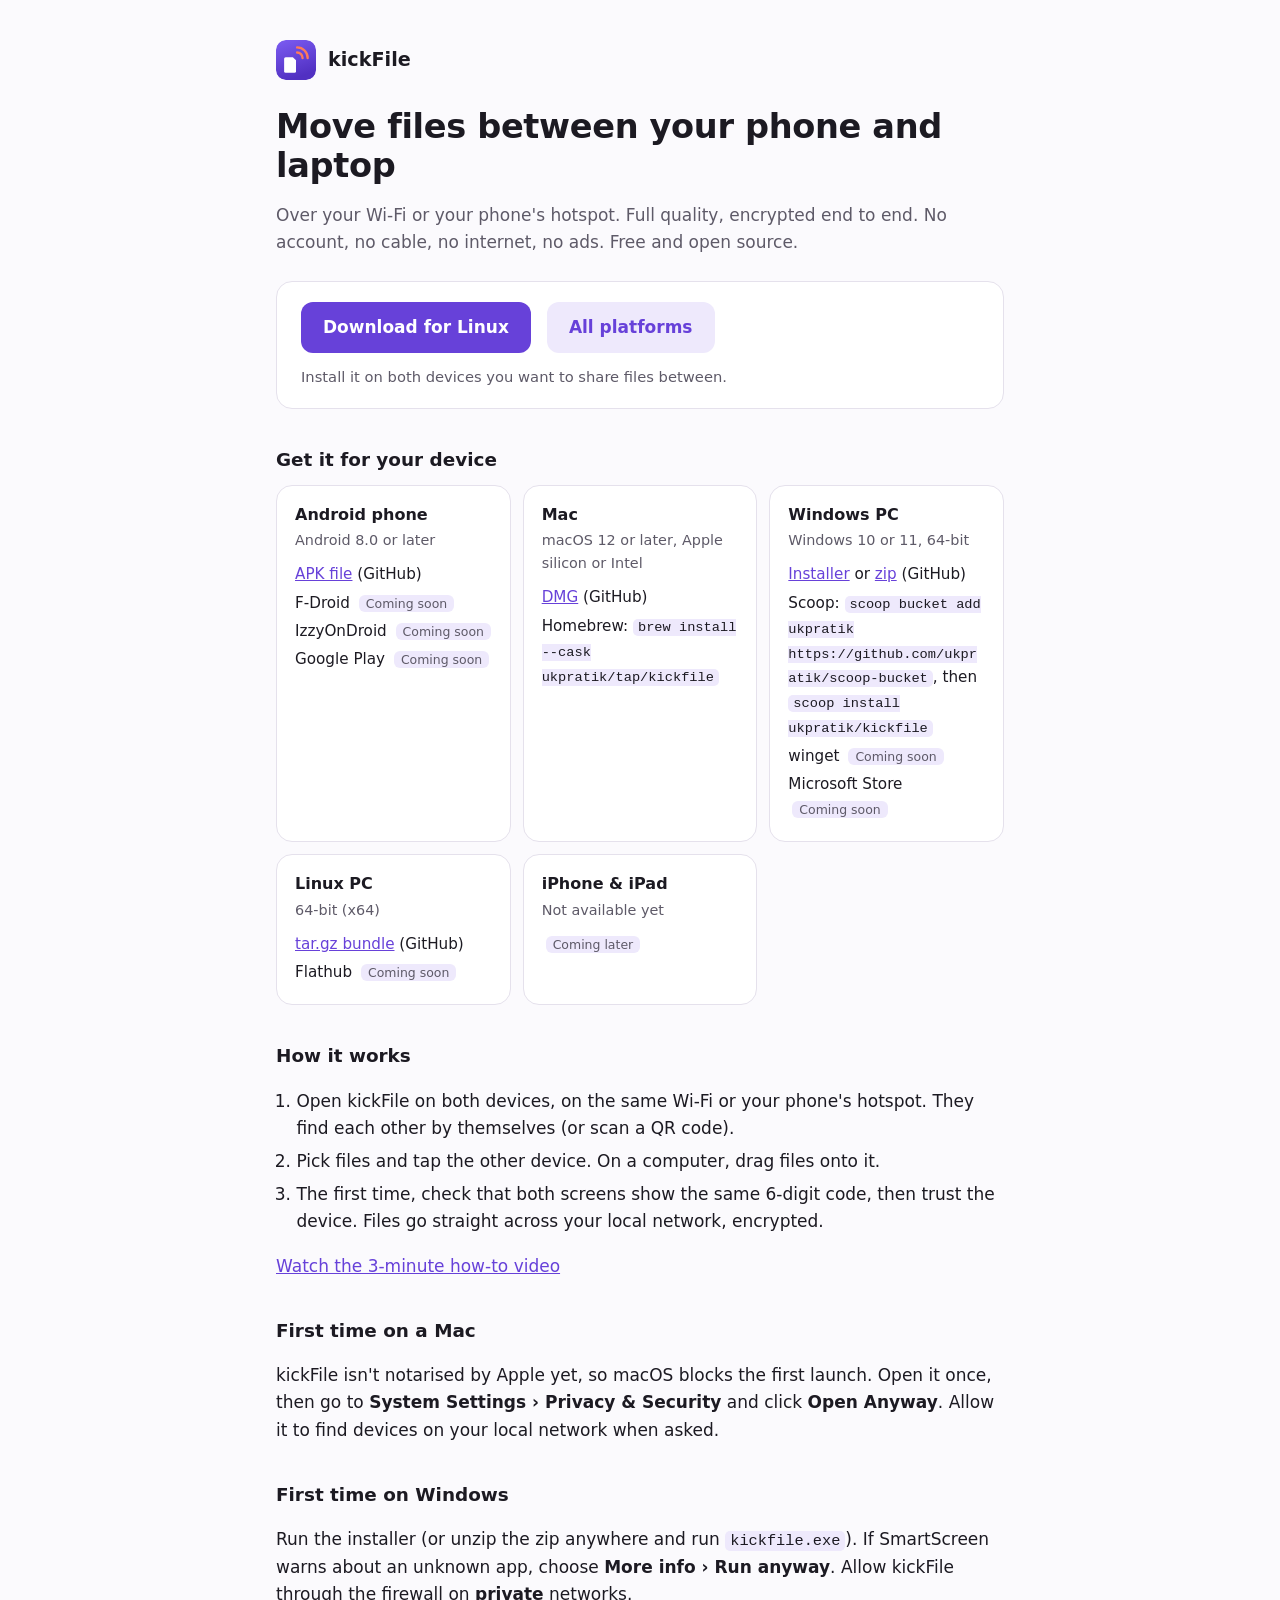
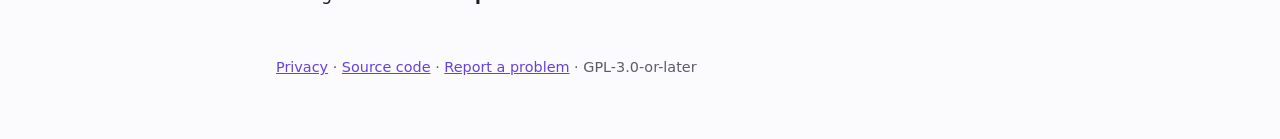
<file: site/index.html>
<!doctype html>
<!-- SPDX-License-Identifier: GPL-3.0-or-later -->
<html lang="en">
<head>
  <meta charset="utf-8">
  <meta name="viewport" content="width=device-width, initial-scale=1">
  <title>kickFile · Move files between your phone and laptop</title>
  <meta name="description" content="Free, open-source app to send files between Android, Mac, Windows and Linux over your Wi-Fi or a hotspot. Encrypted, no account, no internet.">
  <link rel="stylesheet" href="style.css">
  <link rel="icon" href="icon.svg">
</head>
<body>
<main>
  <a class="brand" href="./"><img src="icon.svg" alt=""> kickFile</a>
  <h1>Move files between your phone and laptop</h1>
  <p class="muted">Over your Wi-Fi or your phone's hotspot. Full quality, encrypted end to end. No account, no cable, no internet, no ads. Free and open source.</p>

  <div class="card">
    <div class="primary" id="primary">
      <a class="btn" href="https://github.com/ukpratik/kickfile/releases/latest">Download kickFile</a>
      <a class="btn tonal" href="#all">All platforms</a>
      <p class="note">Install it on both devices you want to share files between.</p>
    </div>
  </div>

  <h2 id="all">Get it for your device</h2>
  <div class="grid">
    <div class="card">
      <h3>Android phone</h3>
      <p>Android 8.0 or later</p>
      <ul>
        <li><a href="https://github.com/ukpratik/kickfile/releases/latest/download/kickFile-android.apk">APK file</a> (GitHub)</li>
        <li>F-Droid <span class="soon">Coming soon</span></li>
        <li>IzzyOnDroid <span class="soon">Coming soon</span></li>
        <li>Google Play <span class="soon">Coming soon</span></li>
      </ul>
    </div>
    <div class="card">
      <h3>Mac</h3>
      <p>macOS 12 or later, Apple silicon or Intel</p>
      <ul>
        <li><a href="https://github.com/ukpratik/kickfile/releases/latest/download/kickFile-macos.dmg">DMG</a> (GitHub)</li>
        <li>Homebrew: <code>brew install --cask ukpratik/tap/kickfile</code></li>
      </ul>
    </div>
    <div class="card">
      <h3>Windows PC</h3>
      <p>Windows 10 or 11, 64-bit</p>
      <ul>
        <li><a href="https://github.com/ukpratik/kickfile/releases/latest/download/kickFile-windows-x64-setup.exe">Installer</a> or <a href="https://github.com/ukpratik/kickfile/releases/latest/download/kickFile-windows-x64.zip">zip</a> (GitHub)</li>
        <li>Scoop: <code>scoop bucket add ukpratik https://github.com/ukpratik/scoop-bucket</code>, then <code>scoop install ukpratik/kickfile</code></li>
        <li>winget <span class="soon">Coming soon</span></li>
        <li>Microsoft Store <span class="soon">Coming soon</span></li>
      </ul>
    </div>
    <div class="card">
      <h3>Linux PC</h3>
      <p>64-bit (x64)</p>
      <ul>
        <li><a href="https://github.com/ukpratik/kickfile/releases/latest/download/kickFile-linux-x64.tar.gz">tar.gz bundle</a> (GitHub)</li>
        <li>Flathub <span class="soon">Coming soon</span></li>
      </ul>
    </div>
    <div class="card">
      <h3>iPhone &amp; iPad</h3>
      <p>Not available yet</p>
      <ul><li><span class="soon">Coming later</span></li></ul>
    </div>
  </div>

  <h2>How it works</h2>
  <ol>
    <li>Open kickFile on both devices, on the same Wi-Fi or your phone's hotspot. They find each other by themselves (or scan a QR code).</li>
    <li>Pick files and tap the other device. On a computer, drag files onto it.</li>
    <li>The first time, check that both screens show the same 6-digit code, then trust the device. Files go straight across your local network, encrypted.</li>
  </ol>
  <p><a href="https://github.com/ukpratik/kickfile/releases/latest/download/kickFile-how-to.mp4">Watch the 3-minute how-to video</a></p>

  <h2>First time on a Mac</h2>
  <p>kickFile isn't notarised by Apple yet, so macOS blocks the first launch. Open it once, then go to <strong>System Settings › Privacy &amp; Security</strong> and click <strong>Open Anyway</strong>. Allow it to find devices on your local network when asked.</p>

  <h2>First time on Windows</h2>
  <p>Run the installer (or unzip the zip anywhere and run <code>kickfile.exe</code>). If SmartScreen warns about an unknown app, choose <strong>More info › Run anyway</strong>. Allow kickFile through the firewall on <strong>private</strong> networks.</p>

  <footer>
    <a href="privacy/">Privacy</a> · <a href="https://github.com/ukpratik/kickfile">Source code</a> · <a href="https://github.com/ukpratik/kickfile/issues">Report a problem</a> · GPL-3.0-or-later
  </footer>
</main>
<script>
  // Point the main button at this visitor's platform; the full list stays below.
  (function () {
    var ua = navigator.userAgent, base = 'https://github.com/ukpratik/kickfile/releases/latest/download/';
    var pick = /Android/i.test(ua) ? ['kickFile-android.apk', 'Download for Android']
      : /iPhone|iPad|iPod/i.test(ua) ? null
      : /Mac/i.test(ua) ? ['kickFile-macos.dmg', 'Download for Mac']
      : /Win/i.test(ua) ? ['kickFile-windows-x64-setup.exe', 'Download for Windows']
      : /Linux|X11/i.test(ua) ? ['kickFile-linux-x64.tar.gz', 'Download for Linux']
      : null;
    var btn = document.querySelector('#primary .btn');
    if (pick) { btn.href = base + pick[0]; btn.textContent = pick[1]; }
    else if (/iPhone|iPad|iPod/i.test(ua)) {
      btn.removeAttribute('href'); btn.textContent = 'iPhone app coming later';
      document.querySelector('#primary .note').textContent = 'Open this page on your Android phone or computer to download kickFile.';
    }
  })();
</script>
</body>
</html>
</file>
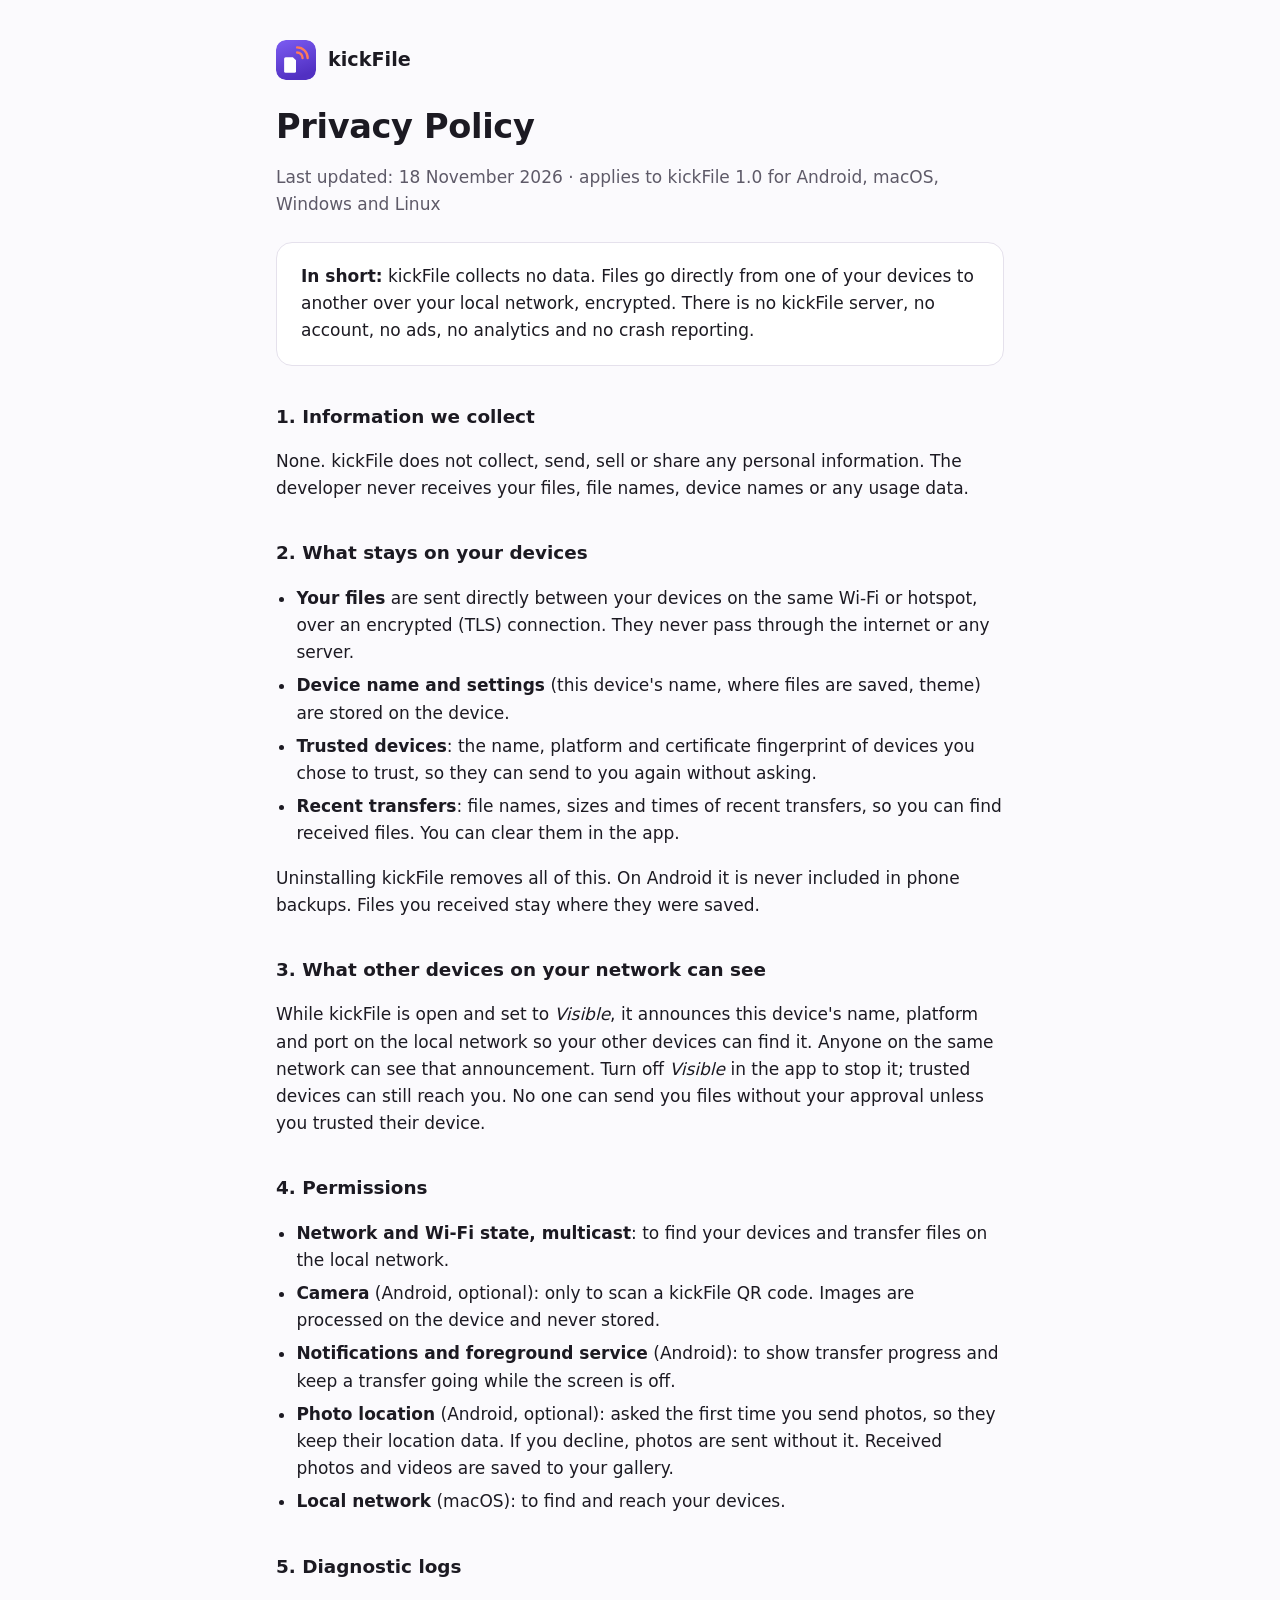
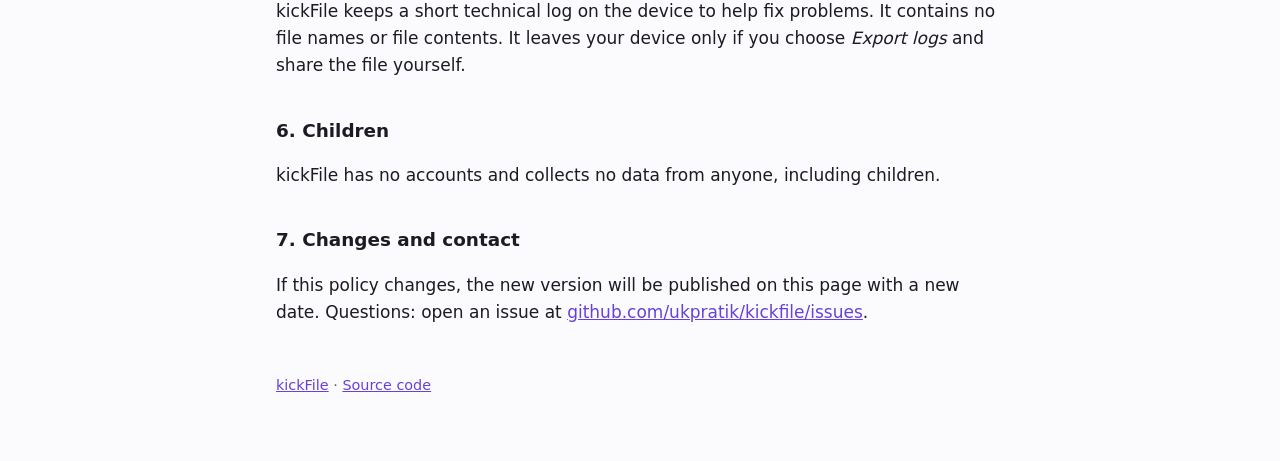
<file: site/privacy/index.html>
<!doctype html>
<!-- SPDX-License-Identifier: GPL-3.0-or-later -->
<html lang="en">
<head>
  <meta charset="utf-8">
  <meta name="viewport" content="width=device-width, initial-scale=1">
  <title>Privacy Policy · kickFile</title>
  <link rel="stylesheet" href="../style.css">
  <link rel="icon" href="../icon.svg">
</head>
<body>
<main>
  <a class="brand" href="../"><img src="../icon.svg" alt=""> kickFile</a>
  <h1>Privacy Policy</h1>
  <p class="muted">Last updated: 18 November 2026 · applies to kickFile 1.0 for Android, macOS, Windows and Linux</p>

  <div class="card"><strong>In short:</strong> kickFile collects no data. Files go directly from one of your devices to another over your local network, encrypted. There is no kickFile server, no account, no ads, no analytics and no crash reporting.</div>

  <h2>1. Information we collect</h2>
  <p>None. kickFile does not collect, send, sell or share any personal information. The developer never receives your files, file names, device names or any usage data.</p>

  <h2>2. What stays on your devices</h2>
  <ul>
    <li><strong>Your files</strong> are sent directly between your devices on the same Wi-Fi or hotspot, over an encrypted (TLS) connection. They never pass through the internet or any server.</li>
    <li><strong>Device name and settings</strong> (this device's name, where files are saved, theme) are stored on the device.</li>
    <li><strong>Trusted devices</strong>: the name, platform and certificate fingerprint of devices you chose to trust, so they can send to you again without asking.</li>
    <li><strong>Recent transfers</strong>: file names, sizes and times of recent transfers, so you can find received files. You can clear them in the app.</li>
  </ul>
  <p>Uninstalling kickFile removes all of this. On Android it is never included in phone backups. Files you received stay where they were saved.</p>

  <h2>3. What other devices on your network can see</h2>
  <p>While kickFile is open and set to <em>Visible</em>, it announces this device's name, platform and port on the local network so your other devices can find it. Anyone on the same network can see that announcement. Turn off <em>Visible</em> in the app to stop it; trusted devices can still reach you. No one can send you files without your approval unless you trusted their device.</p>

  <h2>4. Permissions</h2>
  <ul>
    <li><strong>Network and Wi-Fi state, multicast</strong>: to find your devices and transfer files on the local network.</li>
    <li><strong>Camera</strong> (Android, optional): only to scan a kickFile QR code. Images are processed on the device and never stored.</li>
    <li><strong>Notifications and foreground service</strong> (Android): to show transfer progress and keep a transfer going while the screen is off.</li>
    <li><strong>Photo location</strong> (Android, optional): asked the first time you send photos, so they keep their location data. If you decline, photos are sent without it. Received photos and videos are saved to your gallery.</li>
    <li><strong>Local network</strong> (macOS): to find and reach your devices.</li>
  </ul>

  <h2>5. Diagnostic logs</h2>
  <p>kickFile keeps a short technical log on the device to help fix problems. It contains no file names or file contents. It leaves your device only if you choose <em>Export logs</em> and share the file yourself.</p>

  <h2>6. Children</h2>
  <p>kickFile has no accounts and collects no data from anyone, including children.</p>

  <h2>7. Changes and contact</h2>
  <p>If this policy changes, the new version will be published on this page with a new date. Questions: open an issue at <a href="https://github.com/ukpratik/kickfile/issues">github.com/ukpratik/kickfile/issues</a>.</p>

  <footer><a href="../">kickFile</a> · <a href="https://github.com/ukpratik/kickfile">Source code</a></footer>
</main>
</body>
</html>
</file>
<file: site/style.css>
/* SPDX-License-Identifier: GPL-3.0-or-later */
/* kickFile site: the app's tokens (purple accent, violet-tinted neutrals), light and dark. */
:root { --accent: #6741D9; --on-accent: #fff; --soft: #EEE9FC; --ink: #1C1A22; --muted: #5E5A68; --bg: #FBFAFD; --card: #fff; --line: #E5E1EC; }
@media (prefers-color-scheme: dark) {
  :root { --accent: #B39DFF; --on-accent: #1E1240; --soft: #2A2342; --ink: #ECE9F2; --muted: #A9A4B4; --bg: #131218; --card: #1C1A23; --line: #2E2B38; }
}
* { box-sizing: border-box; }
body { margin: 0; background: var(--bg); color: var(--ink); font: 17px/1.6 system-ui, -apple-system, "Segoe UI", Roboto, sans-serif; }
main { max-width: 760px; margin: 0 auto; padding: 40px 16px 64px; }
a { color: var(--accent); }
h1 { font-size: 2.1rem; line-height: 1.15; margin: 0 0 10px; letter-spacing: -0.01em; }
h2 { font-size: 1.15rem; margin: 36px 0 10px; }
.muted { color: var(--muted); }
.card { background: var(--card); border: 1px solid var(--line); border-radius: 16px; padding: 20px 24px; margin: 24px 0; }
.brand { display: flex; align-items: center; gap: 12px; margin-bottom: 28px; font-weight: 700; font-size: 1.2rem; text-decoration: none; color: var(--ink); }
.brand img { width: 40px; height: 40px; border-radius: 10px; }
.btn { display: inline-block; background: var(--accent); color: var(--on-accent); text-decoration: none; font-weight: 600; padding: 12px 22px; border-radius: 12px; }
.btn.tonal { background: var(--soft); color: var(--accent); }
.primary { display: flex; flex-wrap: wrap; align-items: center; gap: 12px 16px; }
.primary .note { flex-basis: 100%; font-size: .92rem; color: var(--muted); margin: 0; }
.grid { display: grid; grid-template-columns: repeat(auto-fit, minmax(min(220px, 100%), 1fr)); gap: 12px; }
.grid .card { margin: 0; padding: 16px 18px; }
.grid h3 { margin: 0 0 2px; font-size: 1rem; }
.grid p { margin: 0 0 10px; font-size: .9rem; color: var(--muted); }
.grid ul { list-style: none; padding: 0; margin: 0; font-size: .95rem; }
.grid li { margin: 4px 0; }
.soon { font-size: .78rem; color: var(--muted); background: var(--soft); border-radius: 6px; padding: 1px 7px; margin-left: 4px; white-space: nowrap; }
.shot { width: 100%; height: auto; border-radius: 12px; }
ol, ul { padding-left: 1.2em; }
li { margin: 6px 0; }
code { font-size: .9em; background: var(--soft); padding: 1px 5px; border-radius: 5px; overflow-wrap: anywhere; }
footer { margin-top: 48px; font-size: 0.9rem; color: var(--muted); }
</file>
